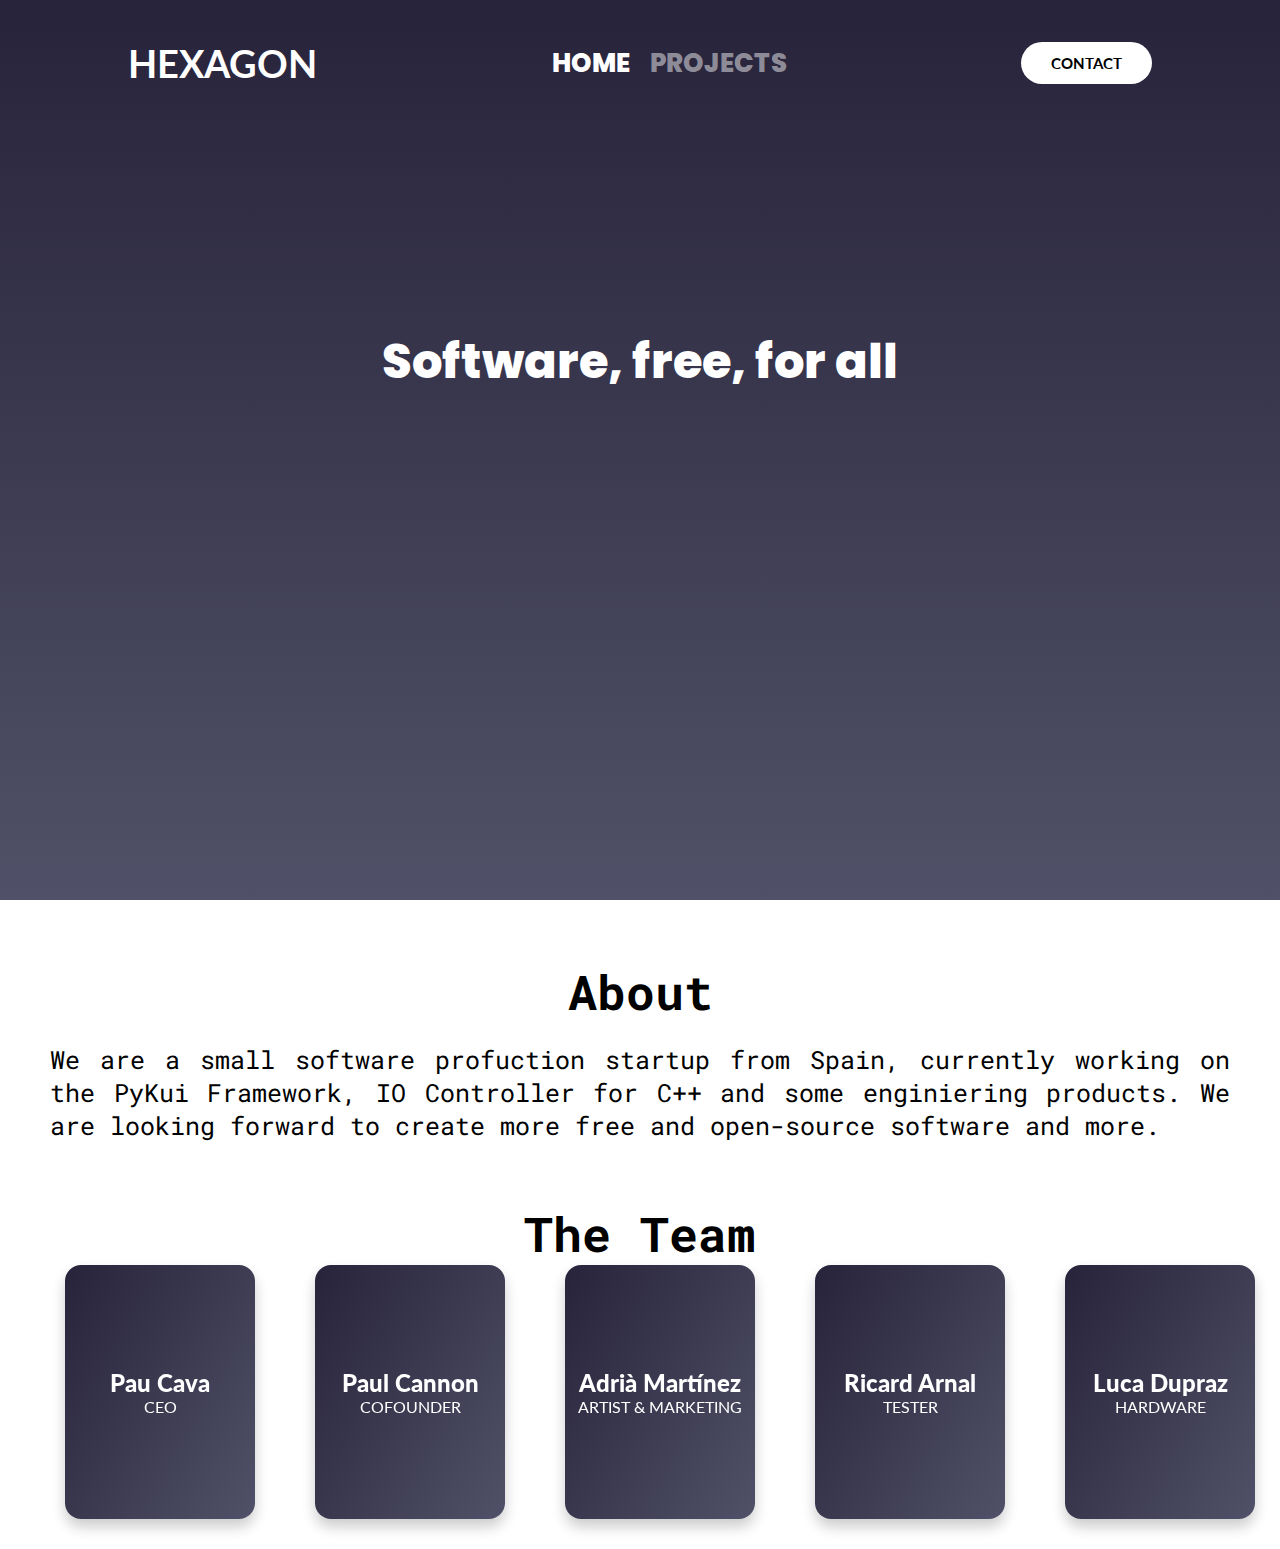
<file: index.html>
<!DOCTYPE html>
<html lang="en">
<head>
    <meta charset="UTF-8">
    <meta http-equiv="X-UA-Compatible" content="IE=edge">
    <meta name="viewport" content="width=device-width, initial-scale=1.0">
    <link href="style.css" rel="stylesheet">
    <link href="../img/ico.svg" rel="icon">
    <title>Hexagon</title>
</head>
<body>
        <div class="hero">
            <nav>
                <h2 class = "logo">HEXAGON</h2>
                <ul>
                    <li><a href="index.html" style="color: white;">HOME</a></li>
                    <li><a href="projects.html">PROJECTS</a></li>
                </ul>
                <form action="https://mail.google.com/mail/u/0/#inbox?compose=GTvVlcSBncMcRcSrLSnPDGbxtZwcsGfqqQGPNPkVCWrvWDsgBZgNmlfZfzdKkfhjVFDzpmtnZtsGh">
                    <button>CONTACT</button>
                </form>
            </nav>
            <h1 class = "title">Software, free, for all</h1>

        </div>

        <div class="introduction">
            <h2 class="title-dark">About</h2>
            <h2 class="text-title">We are a small software profuction startup from Spain, currently working on the PyKui Framework, IO Controller for C++ and some enginiering products. We are looking forward to create more free and open-source software and more.</h2>

            <h2 class="title-dark">The Team</h2>

        <div class="cards">
            <div class="pau-card">
            <div class="flip-card">
                <div class="flip-card-inner">
                    <div class="flip-card-front">
                        <p class="title_">Pau Cava</p>
                        <p>CEO</p>
                    </div>
                    <div class="flip-card-back">
                        <h2>PYTHON - CPP HTML - CSS</h2>
                        <br>
                        <h3>Github: metropolittanapple</h3>
                    </div>
                </div>
            </div>
            </div>
            <div class="paul-card">
            <div class="flip-card">
                <div class="flip-card-inner">
                    <div class="flip-card-front">
                        <p class="title_">Paul Cannon</p>
                        <p>COFOUNDER</p>
                    </div>
                    <div class="flip-card-back">
                        <h2>PYTHON - CPP</h2>
                        <br>
                        <h3>Github: pcannon</h3>
                    </div>
                </div>
            </div>
            </div>
            <div class="adria-card">
            <div class="flip-card">
                <div class="flip-card-inner">
                    <div class="flip-card-front">
                        <p class="title_">Adrià Martínez</p>
                        <p>ARTIST & MARKETING</p>
                    </div>
                    <div class="flip-card-back">
                        <h2>VIRTUAL AND HAND DRAWING</h2>
                    </div>
                </div>
            </div>
            </div>

            <div class="ricard-card">
            <div class="flip-card">
                <div class="flip-card-inner">
                    <div class="flip-card-front">
                        <p class="title_">Ricard Arnal</p>
                        <p>TESTER</p>
                    </div>
                    <div class="flip-card-back">
                        <h2>USER EXPERIENCE</h2>
                    </div>
                </div>
            </div>
            </div>

            <div class="luca-card">
            <div class="flip-card">
                <div class="flip-card-inner">
                    <div class="flip-card-front">
                        <p class="title_">Luca Dupraz</p>
                        <p>HARDWARE</p>
                    </div>
                    <div class="flip-card-back">
                        <h2>ARDUINO ELECTRONICS   C++</h2>
                    </div>
                </div>
            </div>
            </div>
        </div>
</div>
</body>
</html>
</file>
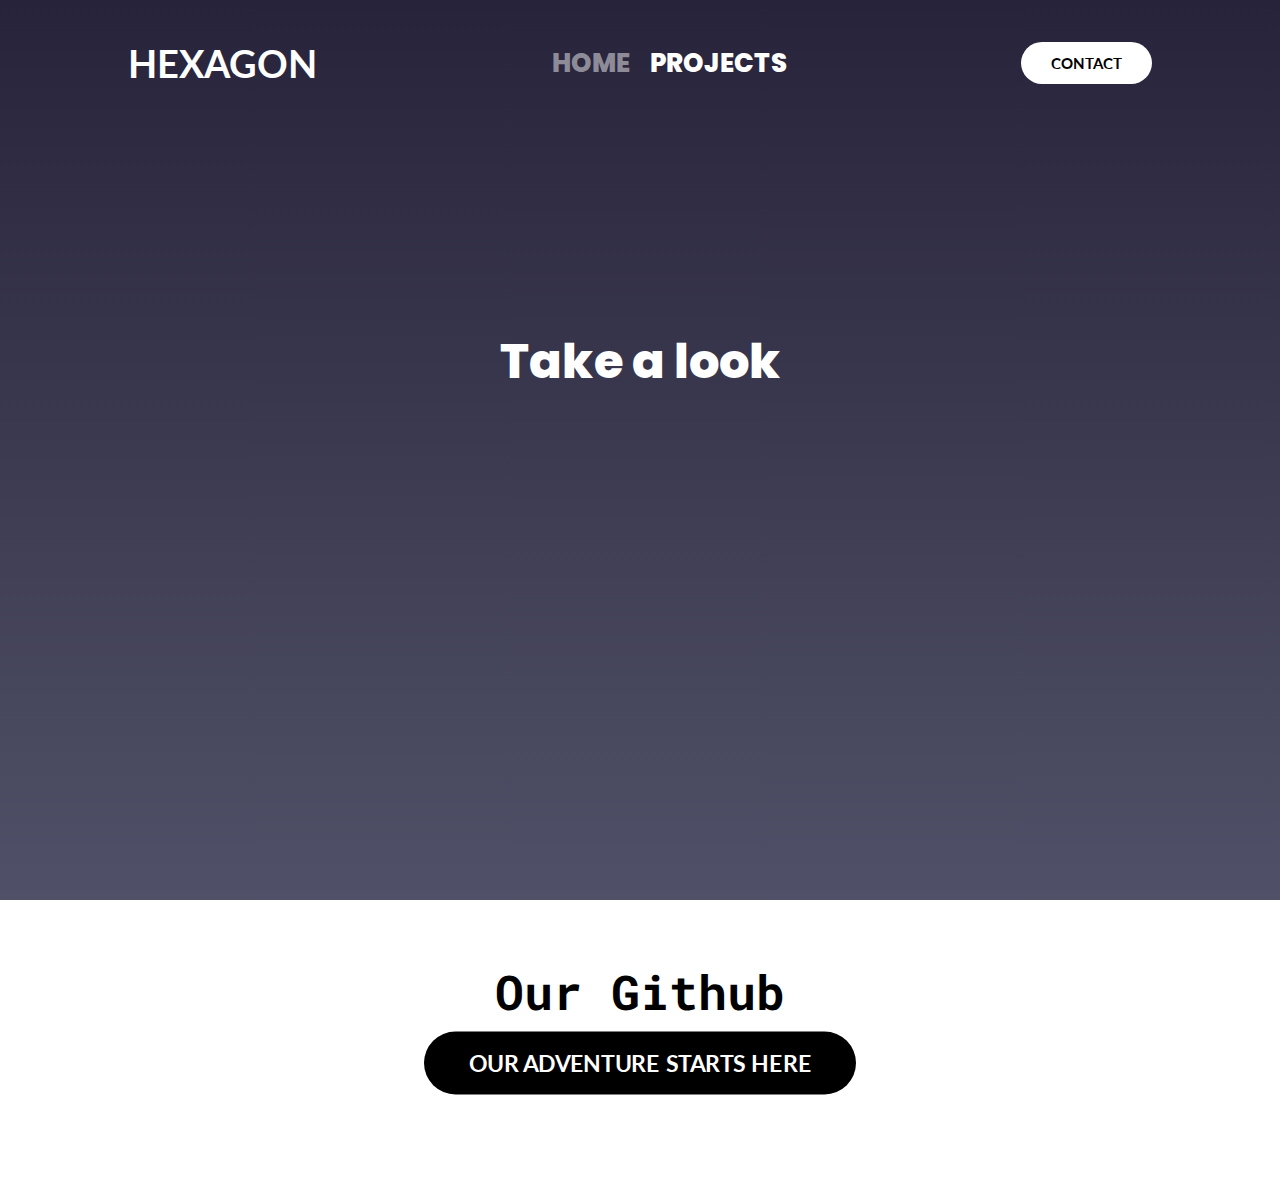
<file: projects.html>
<!DOCTYPE html>
<html lang="en">
<head>
    <meta charset="UTF-8">
    <meta http-equiv="X-UA-Compatible" content="IE=edge">
    <meta name="viewport" content="width=device-width, initial-scale=1.0">
    <link href="style.css" rel="stylesheet">
    <link href="card-style.css" rel="stylesheet">
    <title>Hexagon</title>
</head>
<body>
        <div class="hero">
            <nav>
                <h2 class = "logo">HEXAGON</h2>
                <ul>
                    <li><a href="index.html">HOME</a></li>
                    <li><a href="projects.html" style="color:white;">PROJECTS</a></li>
                </ul>
                <form action="https://mail.google.com/mail/u/0/#inbox?compose=GTvVlcSBncMcRcSrLSnPDGbxtZwcsGfqqQGPNPkVCWrvWDsgBZgNmlfZfzdKkfhjVFDzpmtnZtsGh">
                    <button>CONTACT</button>
                </form>
            </nav>
            <h1 class = "title">Take a look</h1>

        </div>

        <div class="introduction">
            <h2 class="title-dark">Our Github</h2>

            <br>
        <div class="cards">
            <form action="https://github.com/Hexagon-Software-devs">
                <button class="Go">OUR ADVENTURE STARTS HERE</button>
            </form>

        </div>
        </div>

        <br>
        <br>
        <br>
        <br>
</body>
</html>
</file>
<file: style.css>
@import url('https://fonts.googleapis.com/css2?family=Lato&display=swap');
@import url('https://fonts.googleapis.com/css2?family=Roboto+Mono&display=swap');
@import url('https://fonts.googleapis.com/css2?family=Poppins:wght@400;500;700&display=swap');
*{
    padding: 0;
    margin: 0;
    box-sizing: border-box;
    font-family: 'Lato', sans-serif;
}

ul{
  display: flex;
  justify-content: space-between;
  gap: 20px;
}

ul li{
  list-style: none;
}

ul li a{
  text-decoration: none;
  color: #ffffff7b;
  font-family: 'Poppins';
  font-weight: 800;
  font-size: 26px;
  transition-duration: .5s;
}

ul li a:hover{
  color: #fff;
  transition-duration: .5s;
}

.hero{
    height: 100vh;
    width: 100%;
    background-color: white;
    background-image: linear-gradient(#27233A, #505168);
    background-size: cover;
    background-position: center;
}

.title{
    color: white;
    font-size: 48px;
    text-align: center;
    font-family: 'Poppins';
    font-weight: 800;
    margin-top: 200px;
}

.nobut{
    background-color: transparent;
    color: #000;
}

.title-dark{
    color: #000;
    font-size: 48px;
    font-family: 'Roboto Mono';
    font-weight: 800;
    text-align: center;
    margin-top: 60px;
}

.text-title{
    color: #000;
    font-size: 25px;
    font-weight: normal;
    font-family: 'Roboto Mono';
    text-align: justify;
    margin: 20px;
}

body{
    background-color: #ffffff;
}
.Go{
    background-color: #000;
    color: #fff; scale: 150%;

}
nav{
    display: flex;
    align-items: center;
    justify-content: space-between;
    padding-top: 40px;
    padding-bottom: 40px;
    padding-left: 10%;
    padding-right: 10%;
    background-color: rgba(0, 0, 0, 0.0);
}

.logo{
    color: #fff;
    font-size: 38px;
}

.introduction{
    margin: 30px;
}

button{
    border: none;
    background: white;
    padding: 12px 30px;
    border-radius: 2em;
    font-weight: bold;
    font-size: 15px;
    transition: .4s;
}

button:hover{
    transform: scale(1.1);
}
.flip-card {
  margin-left: 40px;
  background-color: linear;
  width: 190px;
  height: 254px;
  perspective: 1000px;
  font-family: 'Roboto Mono', monospace;
  color: #000;
}

.title_ {
  font-size: 1.5em;
  font-weight: 900;
  color: #fff;
  text-align: center;
  margin: 0;
}

.flip-card-inner {
  position: relative;
  width: 100%;
  height: 100%;
  text-align: center;
  transition: transform 0.8s;
  transform-style: preserve-3d;
}

.flip-card:hover .flip-card-inner {
  transform: rotateY(180deg);
}

.flip-card-front, .flip-card-back {
  box-shadow: 0 8px 14px 0 rgba(0,0,0,0.2);
  position: absolute;
  display: flex;
  flex-direction: column;
  justify-content: center;
  width: 100%;
  height: 100%;
  -webkit-backface-visibility: hidden;
  backface-visibility: hidden;
  border-radius: 1rem;
}

.flip-card-front {
  background: linear-gradient(120deg, #27233A 0%, #505168 100%);
  color: white;
}

.flip-card-back {
  background: linear-gradient(90deg, rgba(62,55,92,1) 0%, rgba(104,105,134,1) 100%);
  color: white;
  transform: rotateY(180deg);
}

.cards{
    display: flex;
    gap: 20px;
    align-items: center;
    justify-content: center;
}
</file>
<file: card-style.css>
@import url('https://fonts.googleapis.com/css2?family=Lato&display=swap');
@import url('https://fonts.googleapis.com/css2?family=Roboto+Mono&display=swap');
@import url('https://fonts.googleapis.com/css2?family=Poppins:wght@400;500;700&display=swap');
.card {
    position: relative;
    width: 250px;
    height: 350px;
    color: #ffffff;
    background: #27233A;
    overflow: hidden;
    border-radius: 20px;
  }
  
  .temporary_text {
    font-family: 'Roboto Mono';
    font-weight: bold;
    font-size: 24px;
    padding: 6px 12px;
    color: #f8f8f8;
    text-align: center;
  }
  
  .card_title {
    font-family: 'Roboto Mono';
  }
  
  .card_content {
    position: absolute;
    left: 0;
    bottom: 0;
      /* edit the width to fit card */
    width: 100%;
    padding: 20px;
    background: #505168;
    border-top-left-radius: 20px;
      /* edit here to change the height of the content box */
    transform: translateY(150px);
    transition: transform .25s;
  }
  
  .card_content::before {
    content: '';
    position: absolute;
    top: -47px;
    right: -45px;
    width: 100px;
    height: 100px;
    transform: rotate(-175deg);
    border-radius: 50%;
    box-shadow: inset 48px 48px #505168;
  }
  
  .card_title {
    color: #ffffff;
    line-height: 15px;
  }
  
  .card_subtitle {
    display: block;
    font-size: 12px;
    margin-bottom: 10px;
  }
  
  .card_description {
    font-size: 14px;
    opacity: 0;
    transition: opacity .5s;
  }
  
  .card:hover .card_content {
    transform: translateY(0);
  }
  
  .card:hover .card_description {
    opacity: 1;
    transition-delay: .25s;
  }
</file>
